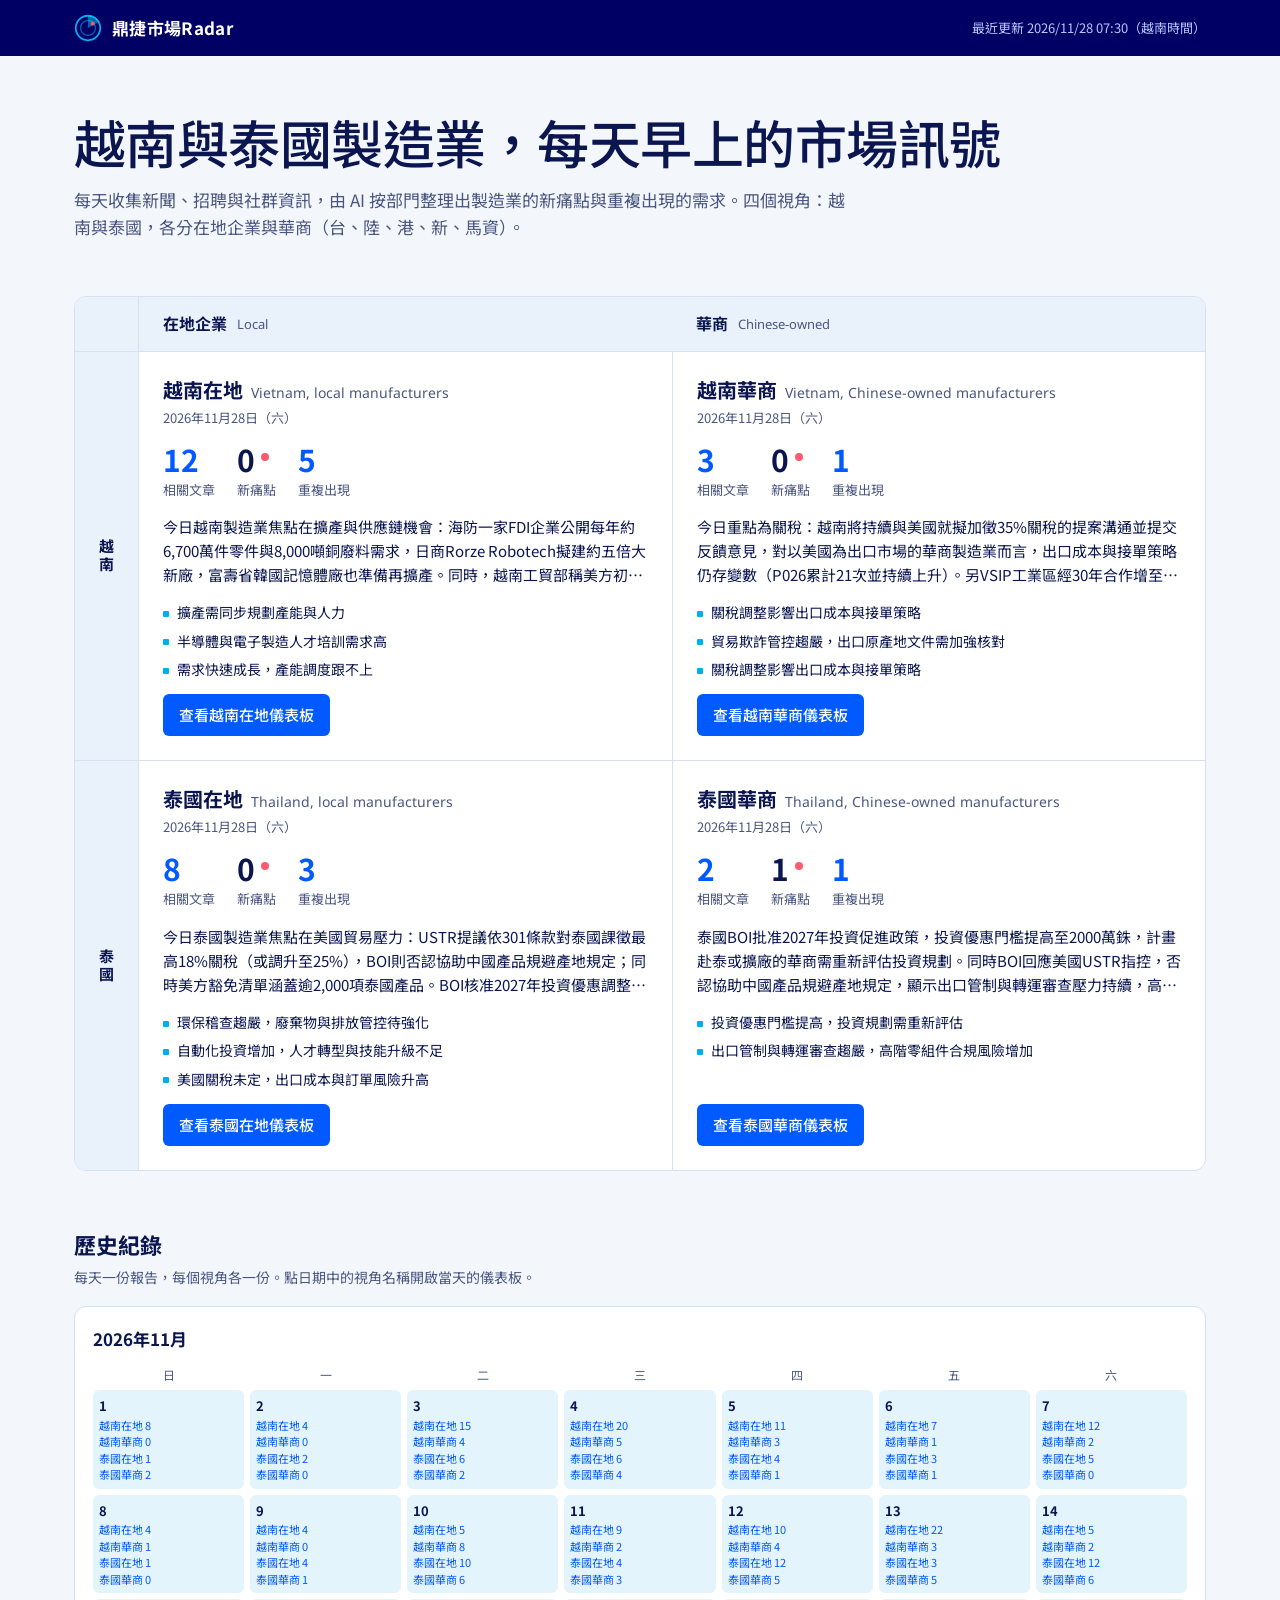
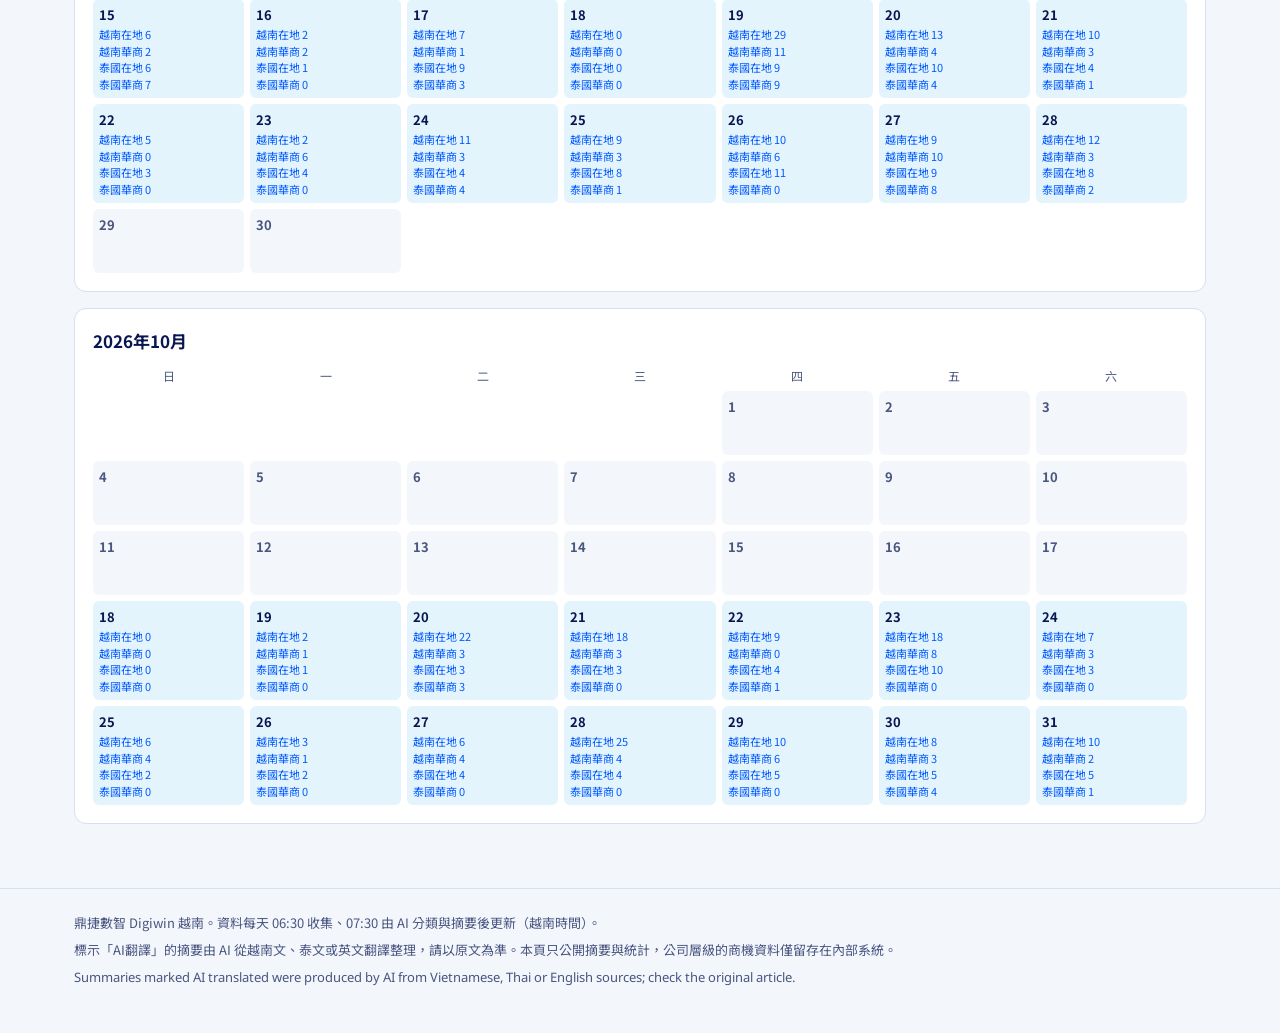
<file: index.html>
<!doctype html>
<html lang="zh-Hant">
<head>
<meta charset="utf-8">
<meta name="viewport" content="width=device-width, initial-scale=1">
<title>鼎捷市場Radar</title>
<meta name="description" content="越南與泰國製造業每日市場訊號：按部門整理的新痛點、重複需求與投資動態。鼎捷數智 Digiwin。">
<link rel="icon" href="assets/mark.svg" type="image/svg+xml">
<link rel="preconnect" href="https://fonts.googleapis.com">
<link rel="preconnect" href="https://fonts.gstatic.com" crossorigin>
<link href="https://fonts.googleapis.com/css2?family=Noto+Sans+TC:wght@400;500;700&family=Noto+Sans:wght@400;500;700&display=swap" rel="stylesheet">
<link rel="stylesheet" href="assets/style.css">
</head>
<body data-page="index">
<header id="topbar" class="topbar"><div class="wrap"><span class="brand">鼎捷市場Radar</span></div></header>
<div id="banner"></div>
<main id="main"><div class="wrap"><p class="loading">載入中…</p></div></main>
<footer id="footer"></footer>
<script src="assets/app.js"></script>
</body>
</html>
</file>
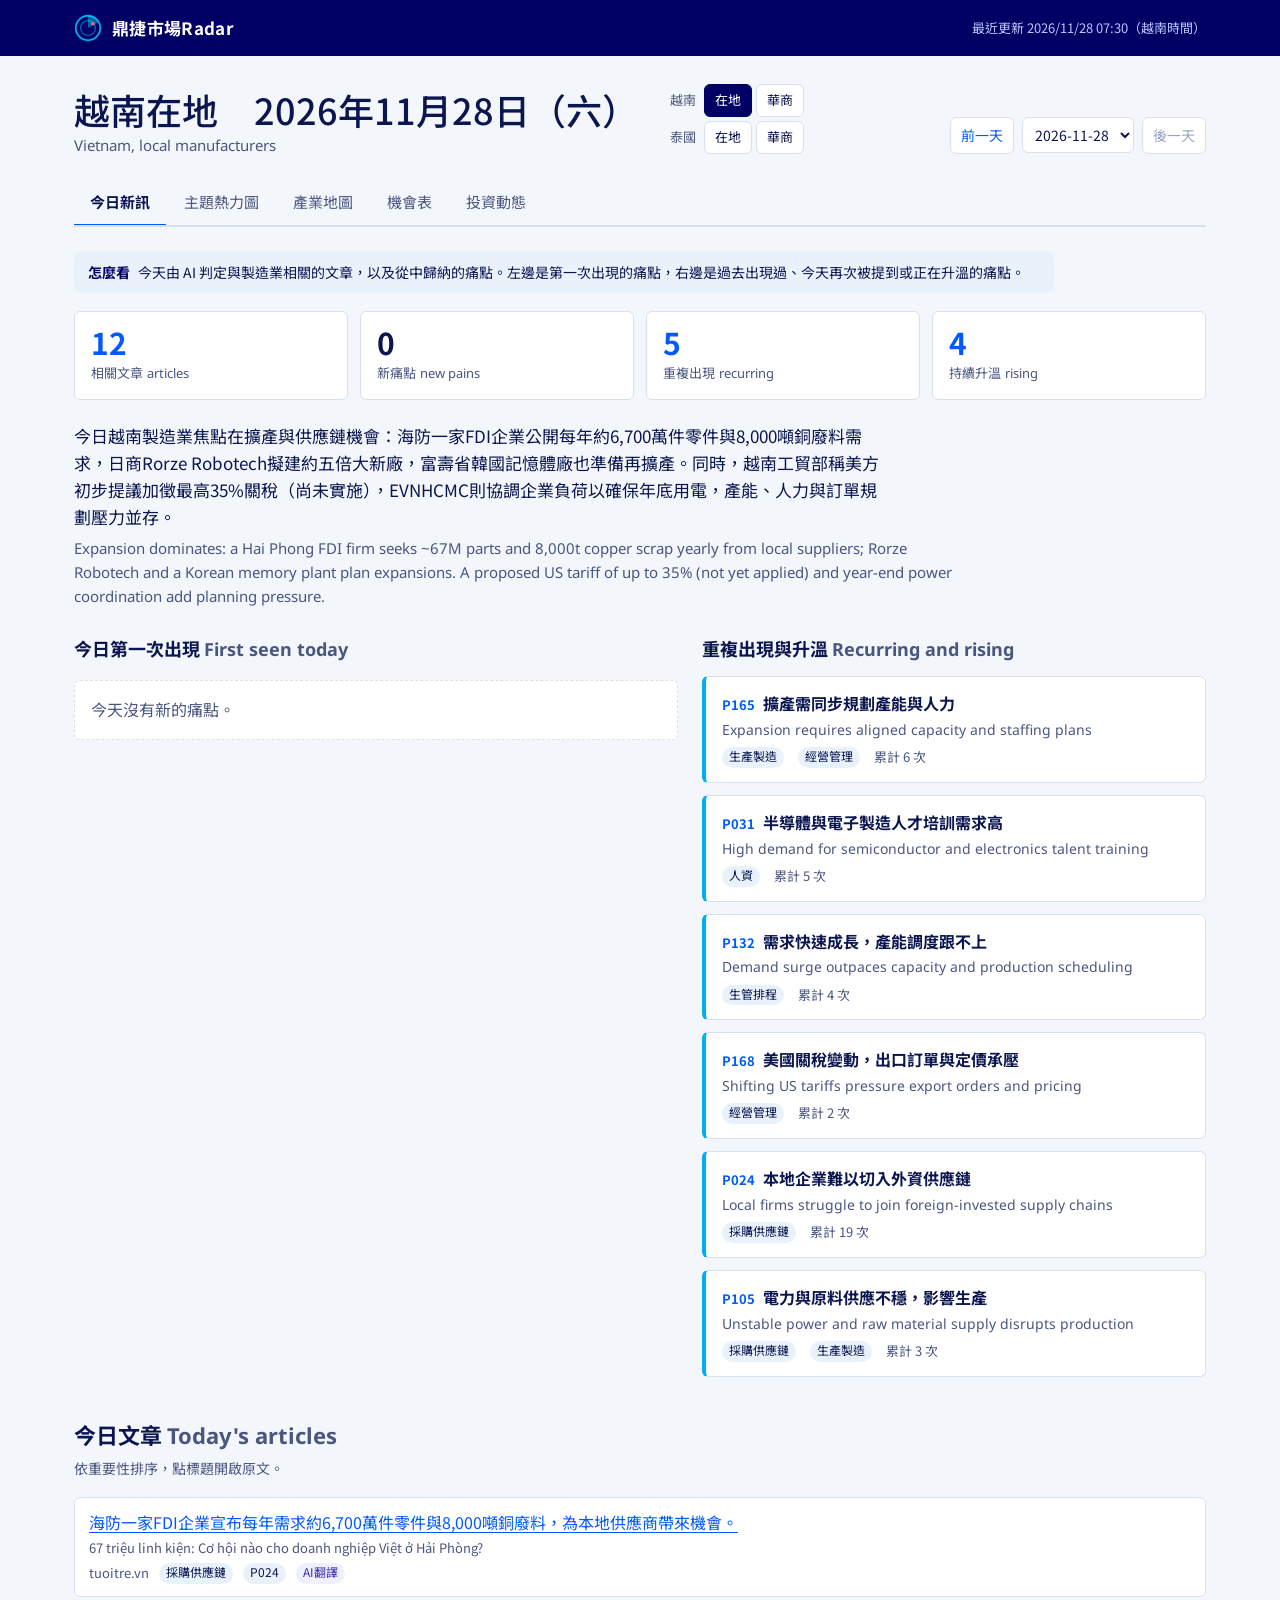
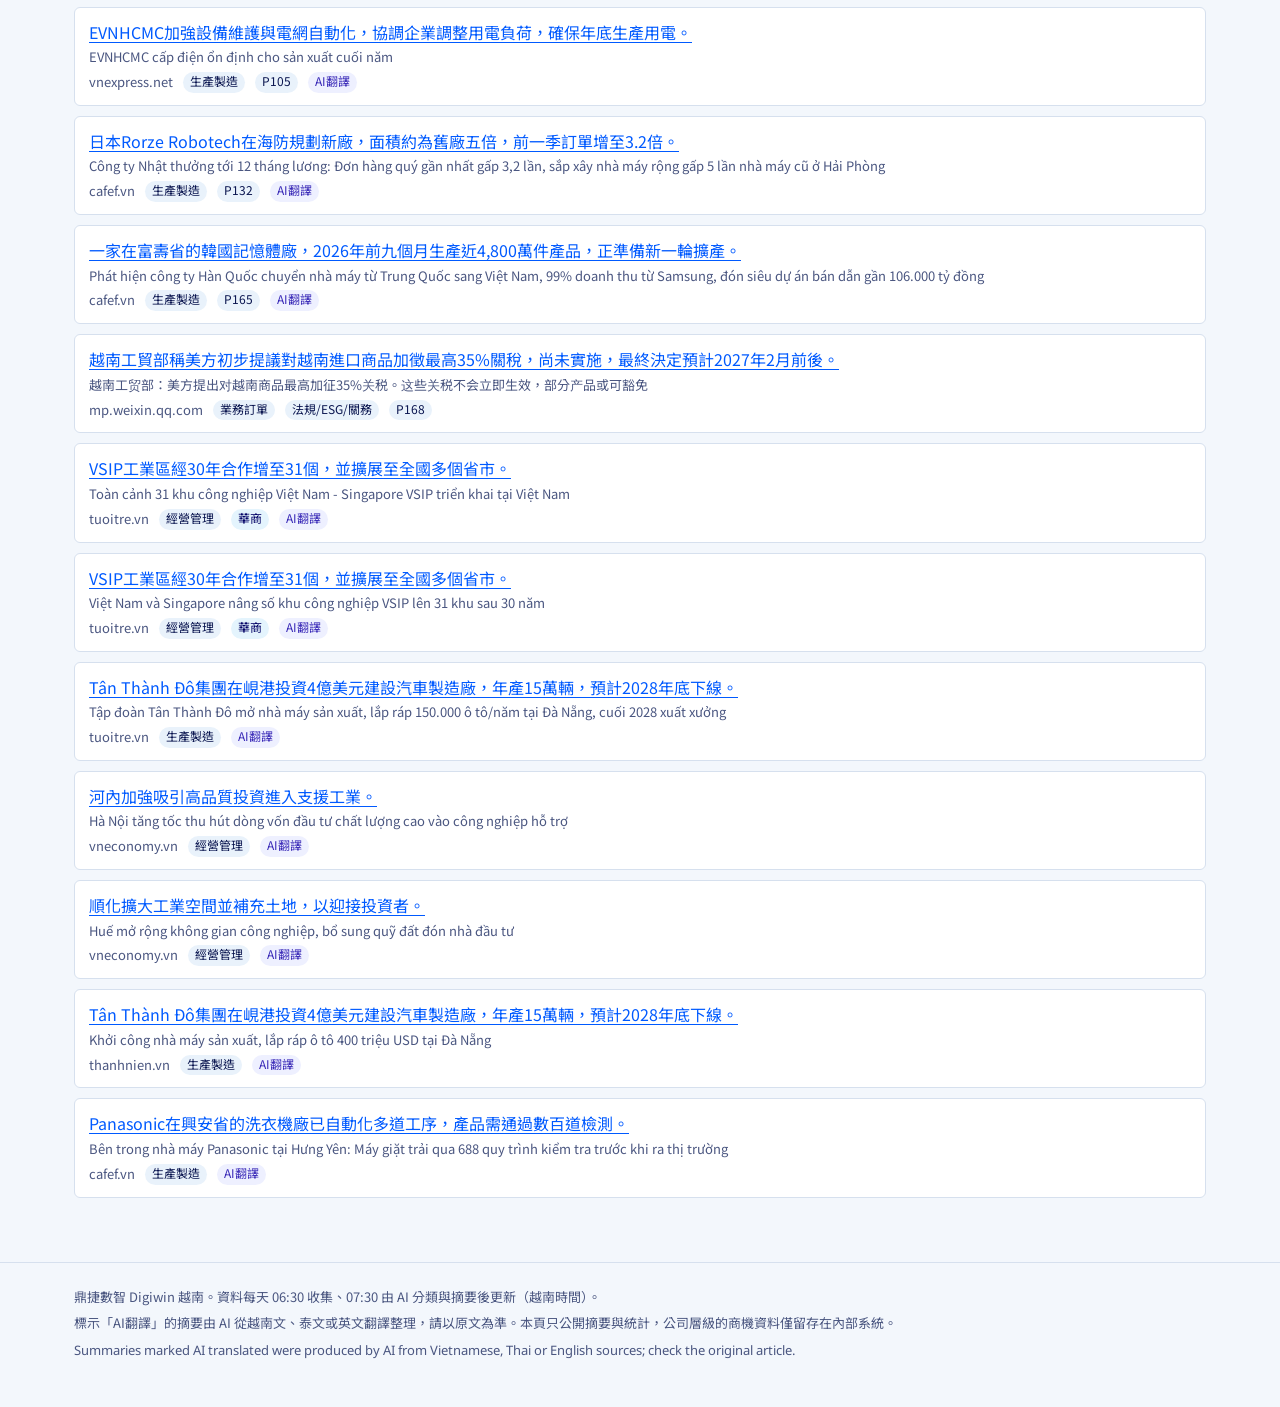
<file: day.html>
<!doctype html>
<html lang="zh-Hant">
<head>
<meta charset="utf-8">
<meta name="viewport" content="width=device-width, initial-scale=1">
<title>鼎捷市場Radar</title>
<meta name="description" content="越南與泰國製造業每日市場訊號：按部門整理的新痛點、重複需求與投資動態。鼎捷數智 Digiwin。">
<link rel="icon" href="assets/mark.svg" type="image/svg+xml">
<link rel="preconnect" href="https://fonts.googleapis.com">
<link rel="preconnect" href="https://fonts.gstatic.com" crossorigin>
<link href="https://fonts.googleapis.com/css2?family=Noto+Sans+TC:wght@400;500;700&family=Noto+Sans:wght@400;500;700&display=swap" rel="stylesheet">
<link rel="stylesheet" href="assets/style.css">
</head>
<body data-page="day">
<header id="topbar" class="topbar"><div class="wrap"><span class="brand">鼎捷市場Radar</span></div></header>
<div id="banner"></div>
<main id="main"><div class="wrap"><p class="loading">載入中…</p></div></main>
<footer id="footer"></footer>
<script src="assets/app.js"></script>
</body>
</html>
</file>
<file: assets/style.css>
:root {
  --paper: #f3f7fc;
  --surface: #ffffff;
  --ink: #0b1650;
  --ink-2: #4a5680;
  --line: #d6e0ee;
  --smart: #00aff0;
  --mfg: #005aff;
  --navy: #000064;
  --coral: #ff5a6e;
  --coral-soft: #ffe8eb;
  --heat-1: #dff4fd;
  --heat-2: #9fdcf7;
  --heat-3: #3fbff2;
  --heat-4: #005aff;
  --heat-5: #000064;
  --radius-s: 6px;
  --radius-m: 12px;
  --font: 'Noto Sans TC', 'Noto Sans', 'Microsoft JhengHei', Arial, sans-serif;
  color-scheme: light;
}

* { box-sizing: border-box; }

html { -webkit-text-size-adjust: 100%; }

body {
  margin: 0;
  background: var(--paper);
  color: var(--ink);
  font-family: var(--font);
  font-size: 16px;
  line-height: 1.6;
  font-feature-settings: 'tnum' 1;
}

a { color: var(--mfg); text-decoration-thickness: 1px; text-underline-offset: 3px; }
a:hover { color: var(--navy); }
:focus-visible { outline: 3px solid var(--smart); outline-offset: 2px; border-radius: 4px; }

.wrap { max-width: 1180px; margin: 0 auto; padding: 0 24px; }
@media (max-width: 640px) { .wrap { padding: 0 16px; } }

.en { color: var(--ink-2); font-family: 'Noto Sans', Arial, sans-serif; }

/* ---------- top bar ---------- */
.topbar { background: var(--navy); color: #fff; }
.topbar .wrap { display: flex; align-items: center; gap: 16px; min-height: 56px; flex-wrap: wrap; }
.brand { display: flex; align-items: center; gap: 10px; color: #fff; text-decoration: none; font-weight: 700; font-size: 17px; letter-spacing: 0.02em; }
.brand:hover { color: #fff; }
.brand svg { width: 28px; height: 28px; flex: none; }
.topbar .updated { margin-left: auto; font-size: 13px; color: #b9c7ff; }

.sample-banner { background: var(--coral-soft); color: var(--ink); font-size: 14px; }
.sample-banner .wrap { padding-top: 8px; padding-bottom: 8px; }
.sample-banner strong { color: #b3122a; }

/* ---------- home ---------- */
.hero { padding: 56px 0 28px; }
.hero h1 { font-size: clamp(30px, 4.6vw, 52px); line-height: 1.15; font-weight: 500; margin: 0 0 14px; max-width: 18em; letter-spacing: -0.01em; }
.hero p { margin: 0; max-width: 46em; color: var(--ink-2); font-size: 17px; }

.board { display: grid; grid-template-columns: 64px 1fr 1fr; gap: 0; margin: 28px 0 56px; border: 1px solid var(--line); border-radius: var(--radius-m); background: var(--surface); overflow: hidden; }
.board .axis { display: flex; align-items: center; justify-content: center; padding: 14px 10px; font-weight: 700; color: var(--ink); background: #e9f2fb; }
.board .axis.col { justify-content: flex-start; gap: 10px; padding-left: 24px; border-bottom: 1px solid var(--line); }
.board .axis.col .en { font-weight: 400; font-size: 13px; }
.board .axis.row { writing-mode: vertical-rl; letter-spacing: 0.2em; font-size: 15px; border-right: 1px solid var(--line); }
.board .corner { background: #e9f2fb; border-bottom: 1px solid var(--line); border-right: 1px solid var(--line); }
.quad { padding: 22px 24px 24px; display: flex; flex-direction: column; gap: 14px; min-width: 0; }
.quad + .quad { border-left: 1px solid var(--line); }
.board .row-2 { border-top: 1px solid var(--line); }
.quad h2 { margin: 0; font-size: 20px; font-weight: 700; }
.quad h2 .en { font-weight: 400; font-size: 14px; margin-left: 8px; }
.quad .date { font-size: 13px; color: var(--ink-2); margin-top: 2px; }
.figures { display: flex; gap: 22px; flex-wrap: wrap; }
.figure b { display: block; font-size: 30px; line-height: 1.1; font-weight: 700; color: var(--mfg); }
.figure.new b { color: var(--ink); }
.figure.new b::after { content: ''; display: inline-block; width: 8px; height: 8px; border-radius: 50%; background: var(--coral); margin-left: 6px; vertical-align: super; }
.figure span { font-size: 13px; color: var(--ink-2); }
.quad .summary { margin: 0; font-size: 15px; display: -webkit-box; -webkit-line-clamp: 3; -webkit-box-orient: vertical; overflow: hidden; }
.quad ul { margin: 0; padding: 0; list-style: none; display: grid; gap: 6px; font-size: 14px; }
.quad li { padding-left: 14px; position: relative; }
.quad li::before { content: ''; position: absolute; left: 0; top: 0.7em; width: 6px; height: 6px; background: var(--smart); border-radius: 1px; }
.quad .open { margin-top: auto; align-self: flex-start; display: inline-flex; padding: 9px 16px; border-radius: var(--radius-s); background: var(--mfg); color: #fff; text-decoration: none; font-weight: 500; font-size: 15px; }
.quad .open:hover { background: var(--navy); color: #fff; }
.quad.empty .summary { color: var(--ink-2); }

@media (max-width: 860px) {
  .board { grid-template-columns: 1fr; }
  .board .axis.col, .board .corner { display: none; }
  .board .axis.row { writing-mode: horizontal-tb; justify-content: flex-start; padding-left: 24px; letter-spacing: 0.05em; border-right: 0; border-bottom: 1px solid var(--line); }
  .quad + .quad { border-left: 0; border-top: 1px solid var(--line); }
}

.section-title { font-size: 22px; font-weight: 700; margin: 0 0 4px; }
.section-note { margin: 0 0 18px; color: var(--ink-2); font-size: 14px; }

.archive { margin-bottom: 64px; }
.month { background: var(--surface); border: 1px solid var(--line); border-radius: var(--radius-m); padding: 18px; margin-bottom: 16px; }
.month h3 { margin: 0 0 12px; font-size: 17px; }
.cal { display: grid; grid-template-columns: repeat(7, minmax(0, 1fr)); gap: 6px; }
.cal .dow { font-size: 12px; color: var(--ink-2); text-align: center; }
.cal .day { min-height: 64px; border-radius: var(--radius-s); padding: 6px; font-size: 12px; background: var(--paper); color: var(--ink-2); }
.cal .day.has { background: #e4f4fd; color: var(--ink); }
.cal .day .n { font-weight: 700; font-size: 13px; }
.cal .day a { display: block; font-size: 11px; line-height: 1.5; text-decoration: none; white-space: nowrap; overflow: hidden; text-overflow: ellipsis; }
.cal .day a:hover { text-decoration: underline; }
@media (max-width: 640px) { .cal .day { min-height: 48px; padding: 4px; } .cal .day a { font-size: 10px; } }

/* ---------- day page ---------- */
.dayhead { padding: 28px 0 8px; display: flex; flex-wrap: wrap; gap: 18px 28px; align-items: flex-end; }
.dayhead h1 { margin: 0; font-size: clamp(24px, 3.4vw, 36px); font-weight: 500; line-height: 1.2; }
.dayhead h1 .en { display: block; font-size: 15px; font-weight: 400; margin-top: 4px; }

.switch { display: grid; grid-template-columns: auto auto auto; gap: 4px; font-size: 13px; }
.switch .lab { color: var(--ink-2); align-self: center; padding: 0 4px; }
.switch a { padding: 5px 10px; border: 1px solid var(--line); border-radius: var(--radius-s); background: var(--surface); text-decoration: none; color: var(--ink); text-align: center; }
.switch a[aria-current='page'] { background: var(--navy); color: #fff; border-color: var(--navy); }

.datenav { display: flex; gap: 8px; align-items: center; font-size: 14px; margin-left: auto; }
.datenav a, .datenav span { padding: 6px 10px; border: 1px solid var(--line); border-radius: var(--radius-s); background: var(--surface); text-decoration: none; }
.datenav span { color: #9aa5c4; }
.datenav select { font: inherit; padding: 6px 8px; border: 1px solid var(--line); border-radius: var(--radius-s); background: var(--surface); color: var(--ink); }

.tabs { display: flex; gap: 2px; border-bottom: 2px solid var(--line); margin: 18px 0 24px; overflow-x: auto; scrollbar-width: none; }
.tabs button { font: inherit; font-size: 15px; background: none; border: 0; border-bottom: 3px solid transparent; margin-bottom: -2px; padding: 10px 16px; color: var(--ink-2); cursor: pointer; white-space: nowrap; }
.tabs button[aria-selected='true'] { color: var(--ink); border-bottom-color: var(--mfg); font-weight: 700; }
.tabs button:hover { color: var(--ink); }

.panel { padding-bottom: 64px; }
.kpis { display: grid; grid-template-columns: repeat(4, minmax(0, 1fr)); gap: 12px; margin-bottom: 22px; }
.kpi { background: var(--surface); border: 1px solid var(--line); border-radius: var(--radius-s); padding: 14px 16px; }
.kpi b { display: block; font-size: 30px; line-height: 1.1; color: var(--mfg); }
.kpi.new b { color: var(--ink); }
.kpi span { font-size: 13px; color: var(--ink-2); }
@media (max-width: 640px) { .kpis { grid-template-columns: repeat(2, minmax(0, 1fr)); } }

.lede { font-size: 17px; max-width: 48em; margin: 0 0 6px; }
.lede + .en { margin: 0 0 26px; max-width: 60em; font-size: 15px; }

.cols { display: grid; grid-template-columns: 1.2fr 1fr; gap: 24px; align-items: start; }
@media (max-width: 860px) { .cols { grid-template-columns: 1fr; } }
.col h2 { font-size: 18px; margin: 0 0 12px; }

.pain { background: var(--surface); border: 1px solid var(--line); border-left: 4px solid var(--smart); border-radius: var(--radius-s); padding: 14px 16px; margin-bottom: 12px; }
.pain.is-new { border-left-color: var(--coral); }
.pain .code { font-weight: 700; font-size: 13px; color: var(--mfg); margin-right: 8px; }
.pain h3 { display: inline; font-size: 16px; margin: 0; }
.pain .en { display: block; font-size: 14px; margin: 2px 0 6px; }
.pain .meta { font-size: 13px; color: var(--ink-2); display: flex; gap: 6px 14px; flex-wrap: wrap; }
.pain blockquote { margin: 8px 0 0; padding: 6px 10px; background: var(--paper); border-radius: var(--radius-s); font-size: 14px; }
.pain .refs { margin: 8px 0 0; padding: 0; list-style: none; font-size: 14px; display: grid; gap: 4px; }

.badge { display: inline-block; font-size: 12px; line-height: 1.4; padding: 1px 7px; border-radius: 999px; background: #e9f2fb; color: var(--ink); white-space: nowrap; }
.badge.ai { background: #eef0ff; color: #3b2bb8; }
.badge.hs { background: #e4f4fd; color: var(--navy); }

.list { margin: 0; padding: 0; list-style: none; display: grid; gap: 10px; }
.list li { background: var(--surface); border: 1px solid var(--line); border-radius: var(--radius-s); padding: 12px 14px; }
.list .src { font-size: 13px; color: var(--ink-2); display: flex; flex-wrap: wrap; gap: 6px 10px; margin-top: 4px; }
.list .orig { font-size: 13px; color: var(--ink-2); display: block; margin-top: 2px; }

.empty-note { background: var(--surface); border: 1px dashed var(--line); border-radius: var(--radius-s); padding: 16px; color: var(--ink-2); }

/* heatmap */
.heat-layout { display: grid; grid-template-columns: minmax(0, 1fr) 340px; gap: 20px; align-items: start; }
@media (max-width: 1000px) { .heat-layout { grid-template-columns: 1fr; } }
.scroll { overflow-x: auto; background: var(--surface); border: 1px solid var(--line); border-radius: var(--radius-m); padding: 14px; }
table.heat { border-collapse: separate; border-spacing: 4px; font-size: 13px; }
table.heat th { font-weight: 500; color: var(--ink-2); text-align: left; padding: 4px 6px; vertical-align: bottom; }
table.heat thead th { writing-mode: vertical-rl; transform: rotate(180deg); white-space: nowrap; height: 120px; font-size: 12px; text-align: left; }
/* Chinese headers read top to bottom with upright characters; only Latin domain names are turned. */
table.heat.cjk-head thead th { transform: none; text-align: right; letter-spacing: 0.08em; }
table.heat tbody th { white-space: nowrap; color: var(--ink); font-weight: 500; }
table.heat tbody th small { display: block; color: var(--ink-2); font-weight: 400; }
.cell { width: 56px; height: 44px; border: 0; border-radius: var(--radius-s); background: #eaf0f7; font: inherit; font-weight: 700; color: var(--ink); cursor: default; }
.cell[data-n] { cursor: pointer; }
.cell.l1 { background: var(--heat-1); }
.cell.l2 { background: var(--heat-2); }
.cell.l3 { background: var(--heat-3); }
.cell.l4 { background: var(--heat-4); color: #fff; }
.cell.l5 { background: var(--heat-5); color: #fff; }
.cell[aria-pressed='true'] { outline: 3px solid var(--coral); outline-offset: 1px; }
.legend { display: flex; align-items: center; gap: 6px; font-size: 12px; color: var(--ink-2); margin: 10px 0 0; }
.legend i { width: 22px; height: 12px; border-radius: 3px; display: inline-block; }

.side { background: var(--surface); border: 1px solid var(--line); border-radius: var(--radius-m); padding: 16px; position: sticky; top: 16px; }
.side h3 { margin: 0 0 4px; font-size: 17px; }
.side .sub { margin: 0 0 12px; font-size: 13px; color: var(--ink-2); }

.bars { margin: 22px 0 0; display: grid; gap: 8px; max-width: 760px; }
.bar { display: grid; grid-template-columns: 140px 1fr 40px; gap: 10px; align-items: center; font-size: 14px; }
.bar .track { height: 10px; background: var(--paper); border-radius: 5px; overflow: hidden; }
.bar .fill { height: 100%; background: var(--mfg); border-radius: 5px; }
.bar b { text-align: right; }
@media (max-width: 640px) { .bar { grid-template-columns: 100px 1fr 32px; } }

/* tables */
table.data { width: 100%; border-collapse: collapse; background: var(--surface); font-size: 14px; }
table.data th, table.data td { text-align: left; padding: 10px 12px; border-bottom: 1px solid var(--line); vertical-align: top; }
table.data th { font-weight: 500; color: var(--ink-2); background: #e9f2fb; }
table.data td.num { text-align: right; font-weight: 700; white-space: nowrap; }
table.data .nowrap { white-space: nowrap; }
table.data .wide { min-width: 220px; }
.kind-new { color: #b3122a; font-weight: 700; }
.kind-rising { color: var(--mfg); font-weight: 700; }

.note { font-size: 13px; color: var(--ink-2); margin: 12px 0 0; max-width: 60em; }

footer { border-top: 1px solid var(--line); padding: 24px 0 40px; font-size: 13px; color: var(--ink-2); }
footer p { margin: 0 0 6px; max-width: 70em; }

.radar-sweep { transform-origin: 16px 16px; animation: sweep 6s linear infinite; }
@keyframes sweep { to { transform: rotate(360deg); } }
@media (prefers-reduced-motion: reduce) { .radar-sweep { animation: none; } }

.loading { padding: 48px 0; color: var(--ink-2); }

.howto { background: #e9f2fb; border-radius: var(--radius-s); padding: 10px 14px; margin: 0 0 18px; font-size: 14px; max-width: 70em; }
.howto b { margin-right: 8px; color: var(--navy); }
.badge.sig { text-decoration: none; margin: 2px 0; }
a.badge.sig:hover { background: #d4e6f8; }
.badge.sig .status { margin-left: 6px; color: var(--ink-2); }
table.data .refs { margin: 6px 0 0; padding: 0; list-style: none; font-size: 13px; display: grid; gap: 3px; }
</file>
